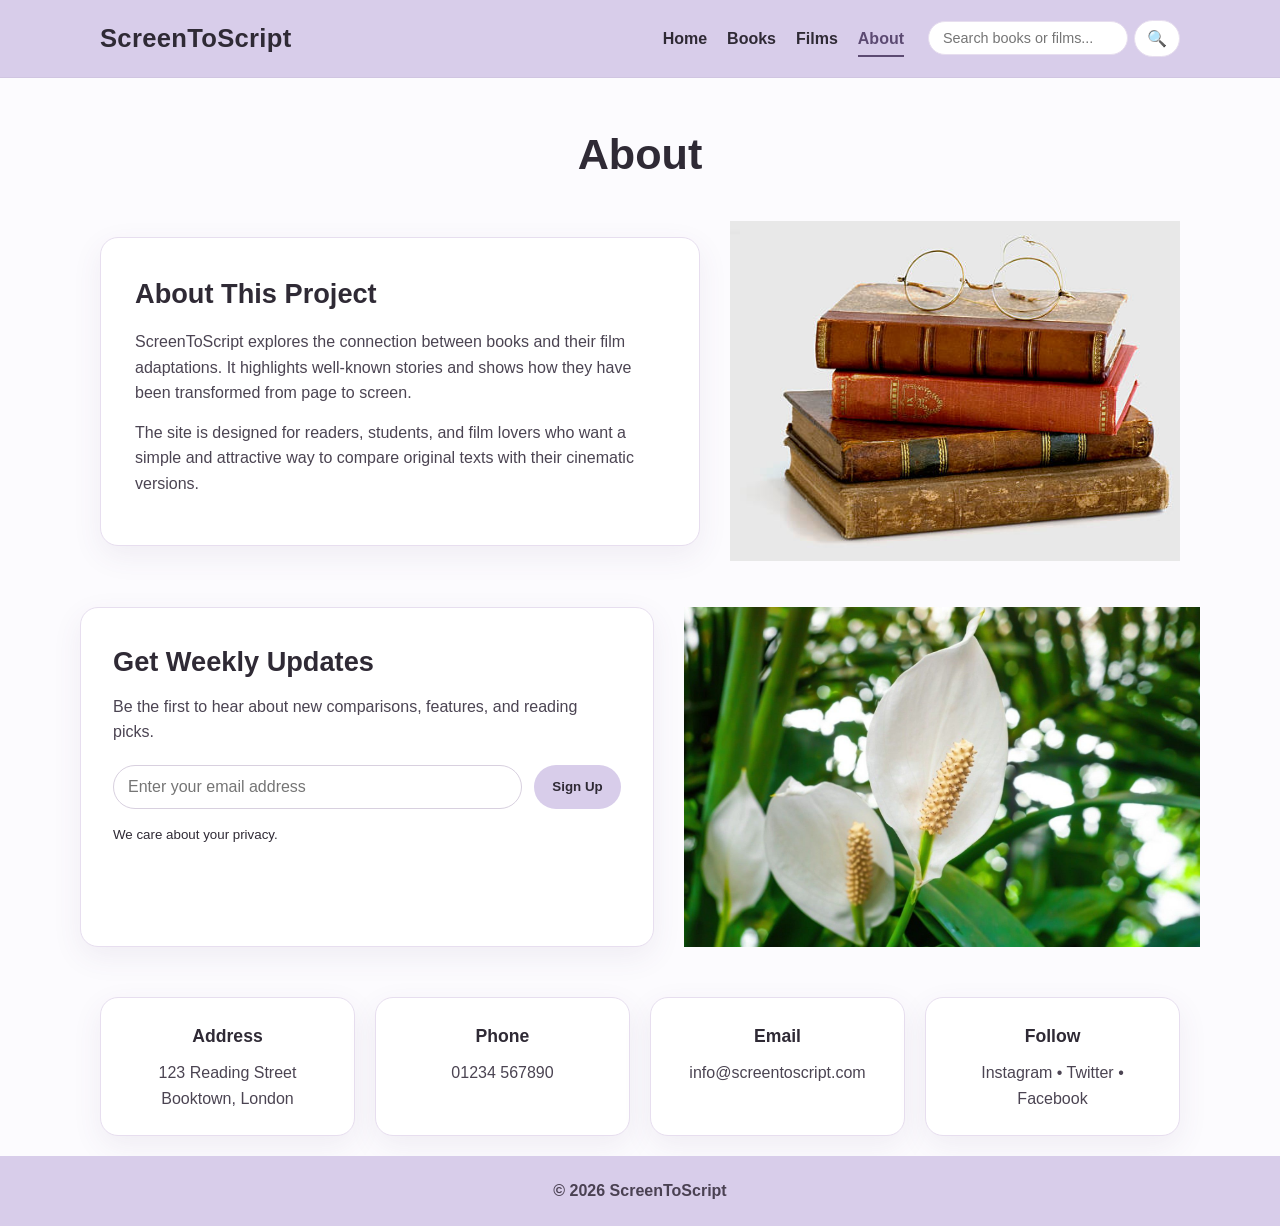
<file: about.html>
<!DOCTYPE html>
<html lang="en">
<head>
    <meta charset="UTF-8">
    <meta name="viewport" content="width=device-width, initial-scale=1.0">
    <title>ScreenToScript - About</title>
    <link rel="stylesheet" href="style.css?v=8">
</head>
<body>
<div class="site-wrapper">

    <header class="navbar">
        <div class="navbar-inner">
            <a href="index.html" class="brand">ScreenToScript</a>
            <div class="nav-right">
                <nav class="nav-links">
                    <a href="index.html">Home</a>
                    <a href="books.html">Books</a>
                    <a href="filmAdaptation.html">Films</a>
                    <a href="about.html" class="active">About</a>
                </nav>
                <div class="search-container">
                    <input type="text" id="searchInput" placeholder="Search books or films..." aria-label="Search">
                    <button id="searchButton" class="search-btn" aria-label="Search">🔍</button>
                    <div id="searchResults" class="search-results"></div>
                </div>
            </div>
        </div>
    </header>

    <main>
        <section class="about-hero">
            <h2>About</h2>

            <div class="about-content">
                <div class="about-text">
                    <h3>About This Project</h3>
                    <p>
                        ScreenToScript explores the connection between books and their
                        film adaptations. It highlights well-known stories and shows
                        how they have been transformed from page to screen.
                    </p>
                    <p>
                        The site is designed for readers, students, and film lovers
                        who want a simple and attractive way to compare original texts
                        with their cinematic versions.
                    </p>
                </div>

                <div class="about-image">
                    <img src="bookStack.jpg" alt="Stack of books" style="width:100%; height:340px; object-fit:cover;">
                </div>
            </div>
        </section>

        <section class="updates-section">
            <div class="updates-wrapper">
                <div class="updates-card">
                    <h3>Get Weekly Updates</h3>
                    <p>Be the first to hear about new comparisons, features, and reading picks.</p>

                    <form class="updates-form">
                        <input type="email" placeholder="Enter your email address" aria-label="Email address">
                        <button type="submit">Sign Up</button>
                    </form>

                    <small>We care about your privacy.</small>
                </div>

                <div class="updates-image">
                    <img src="flowers.jpg" alt="Decorative floral image" style="width:100%; height:340px; object-fit:cover;">
                </div>
            </div>
        </section>

        <section class="about-footer-info">
            <div class="info-box">
                <h4>Address</h4>
                <p>123 Reading Street<br>Booktown, London</p>
            </div>

            <div class="info-box">
                <h4>Phone</h4>
                <p>01234 567890</p>
            </div>

            <div class="info-box">
                <h4>Email</h4>
                <p>info@screentoscript.com</p>
            </div>

            <div class="info-box">
                <h4>Follow</h4>
                <p>Instagram • Twitter • Facebook</p>
            </div>
        </section>
    </main>

    <footer>
        <p>© 2026 ScreenToScript</p>
    </footer>

</div>
<script src="script.js?v=8"></script>
</body>
</html>
</file>
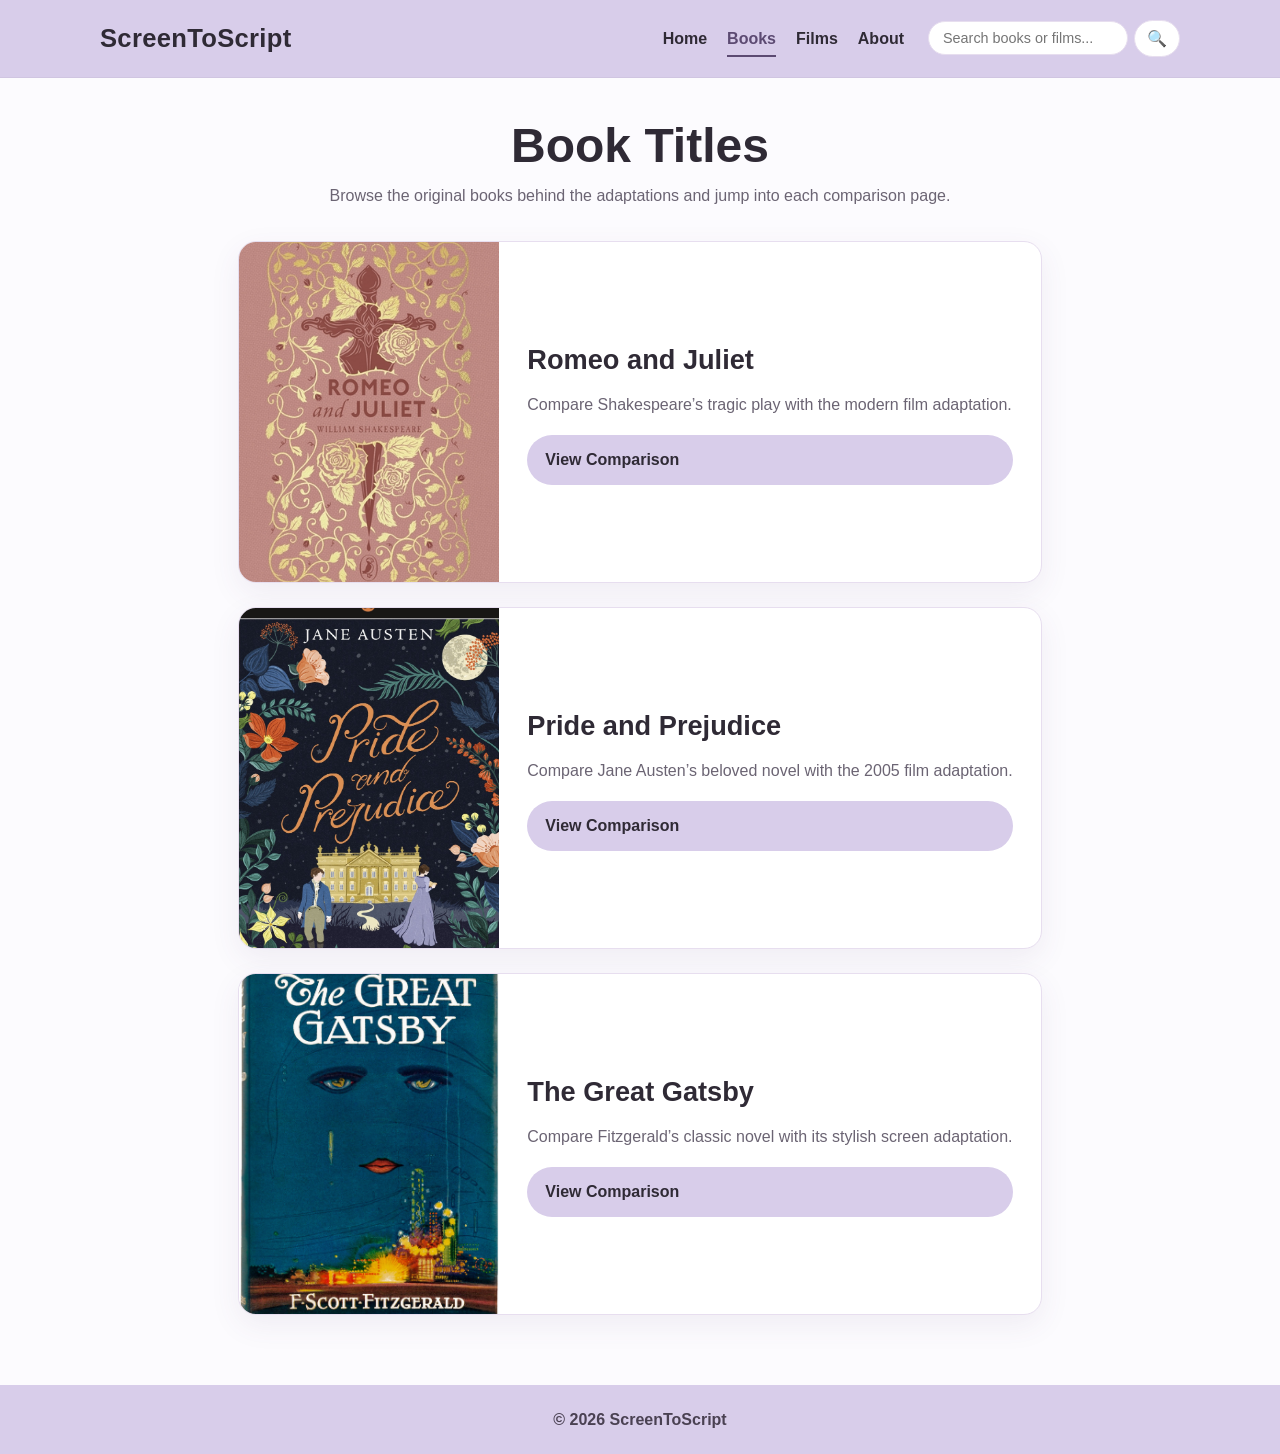
<file: books.html>
<!DOCTYPE html>
<html lang="en">
<head>
    <meta charset="UTF-8">
    <meta name="viewport" content="width=device-width, initial-scale=1.0">
    <title>ScreenToScript - Books</title>
    <link rel="stylesheet" href="style.css?v=8">
</head>
<body>
<div class="site-wrapper">

    <header class="navbar">
        <div class="navbar-inner">
            <a href="index.html" class="brand">ScreenToScript</a>
            <div class="nav-right">
                <nav class="nav-links">
                    <a href="index.html">Home</a>
                    <a href="books.html" class="active">Books</a>
                    <a href="filmAdaptation.html">Films</a>
                    <a href="about.html">About</a>
                </nav>
                <div class="search-container">
                    <input type="text" id="searchInput" placeholder="Search books or films..." aria-label="Search">
                    <button id="searchButton" class="search-btn" aria-label="Search">🔍</button>
                    <div id="searchResults" class="search-results"></div>
                </div>
            </div>
        </div>
    </header>

    <main class="container">
        <div class="page-header">
            <h2 class="page-title">Book Titles</h2>
            <p class="page-subtitle">
                Browse the original books behind the adaptations and jump into each comparison page.
            </p>
        </div>

        <section class="media-list">
            <article class="media-item">
                <img src="book1.jpg" alt="Romeo and Juliet book cover" style="width:100%; height:340px; object-fit:cover;">
                <div class="media-text">
                    <h3>Romeo and Juliet</h3>
                    <p>Compare Shakespeare’s tragic play with the modern film adaptation.</p>
                    <a href="romeoJuliet.html" class="button">View Comparison</a>
                </div>
            </article>

            <article class="media-item">
                <img src="book2.jpg" alt="Pride and Prejudice book cover" style="width:100%; height:340px; object-fit:cover;">
                <div class="media-text">
                    <h3>Pride and Prejudice</h3>
                    <p>Compare Jane Austen’s beloved novel with the 2005 film adaptation.</p>
                    <a href="pridePrejudice.html" class="button">View Comparison</a>
                </div>
            </article>

            <article class="media-item">
                <img src="book3.jpg" alt="The Great Gatsby book cover" style="width:100%; height:340px; object-fit:cover;">
                <div class="media-text">
                    <h3>The Great Gatsby</h3>
                    <p>Compare Fitzgerald’s classic novel with its stylish screen adaptation.</p>
                    <a href="greatGatsby.html" class="button">View Comparison</a>
                </div>
            </article>
        </section>
    </main>

    <footer>
        <p>© 2026 ScreenToScript</p>
    </footer>

</div>
<script src="script.js?v=8"></script>
</body>
</html>
</file>
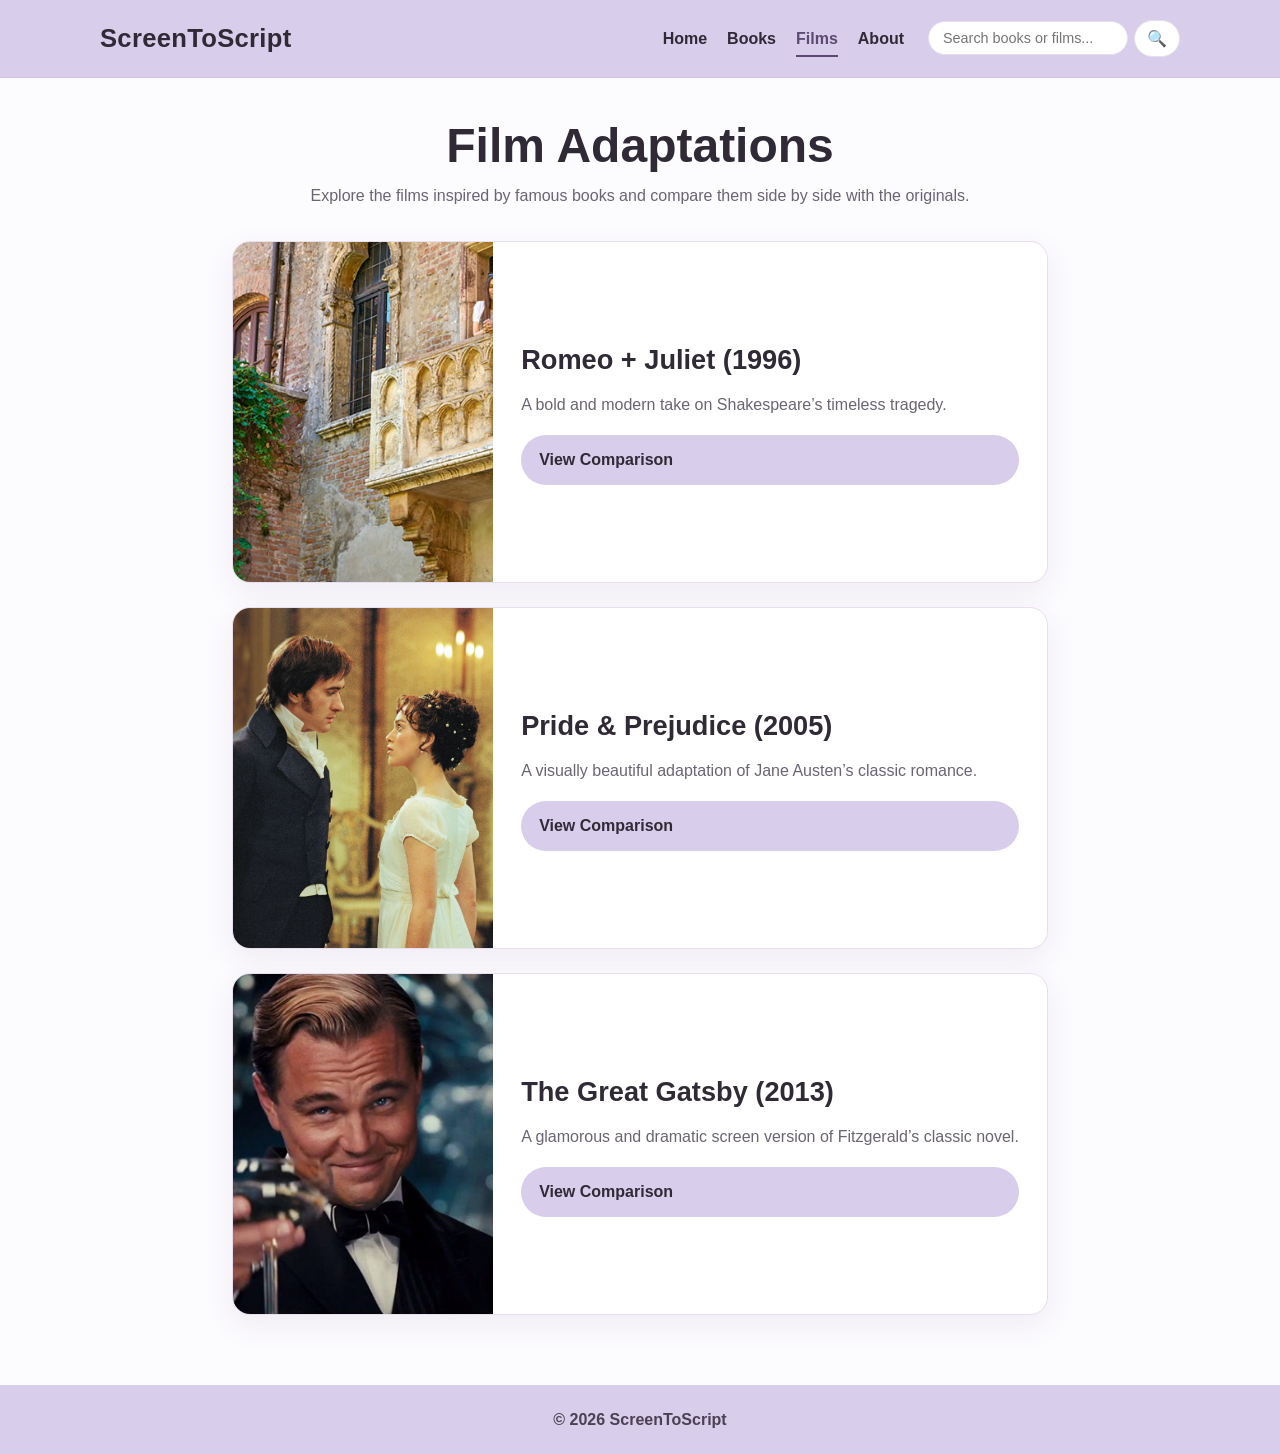
<file: filmAdaptation.html>
<!DOCTYPE html>
<html lang="en">
<head>
    <meta charset="UTF-8">
    <meta name="viewport" content="width=device-width, initial-scale=1.0">
    <title>ScreenToScript - Films</title>
    <link rel="stylesheet" href="style.css?v=8">
</head>
<body>
<div class="site-wrapper">

    <header class="navbar">
        <div class="navbar-inner">
            <a href="index.html" class="brand">ScreenToScript</a>
            <div class="nav-right">
                <nav class="nav-links">
                    <a href="index.html">Home</a>
                    <a href="books.html">Books</a>
                    <a href="filmAdaptation.html" class="active">Films</a>
                    <a href="about.html">About</a>
                </nav>
                <div class="search-container">
                    <input type="text" id="searchInput" placeholder="Search books or films..." aria-label="Search">
                    <button id="searchButton" class="search-btn" aria-label="Search">🔍</button>
                    <div id="searchResults" class="search-results"></div>
                </div>
            </div>
        </div>
    </header>

    <main class="container">
        <div class="page-header">
            <h2 class="page-title">Film Adaptations</h2>
            <p class="page-subtitle">
                Explore the films inspired by famous books and compare them side by side with the originals.
            </p>
        </div>

        <section class="media-list">
            <article class="media-item">
                <img src="film1.jpg" alt="Romeo + Juliet film still" style="width:100%; height:340px; object-fit:cover;">
                <div class="media-text">
                    <h3>Romeo + Juliet (1996)</h3>
                    <p>A bold and modern take on Shakespeare’s timeless tragedy.</p>
                    <a href="romeoJuliet.html" class="button">View Comparison</a>
                </div>
            </article>

            <article class="media-item">
                <img src="film2.jpg" alt="Pride and Prejudice film still" style="width:100%; height:340px; object-fit:cover;">
                <div class="media-text">
                    <h3>Pride &amp; Prejudice (2005)</h3>
                    <p>A visually beautiful adaptation of Jane Austen’s classic romance.</p>
                    <a href="pridePrejudice.html" class="button">View Comparison</a>
                </div>
            </article>

            <article class="media-item">
                <img src="film3.jpg" alt="The Great Gatsby film still" style="width:100%; height:340px; object-fit:cover;">
                <div class="media-text">
                    <h3>The Great Gatsby (2013)</h3>
                    <p>A glamorous and dramatic screen version of Fitzgerald’s classic novel.</p>
                    <a href="greatGatsby.html" class="button">View Comparison</a>
                </div>
            </article>
        </section>
    </main>

    <footer>
        <p>© 2026 ScreenToScript</p>
    </footer>

</div>
<script src="script.js?v=8"></script>
</body>
</html>
</file>
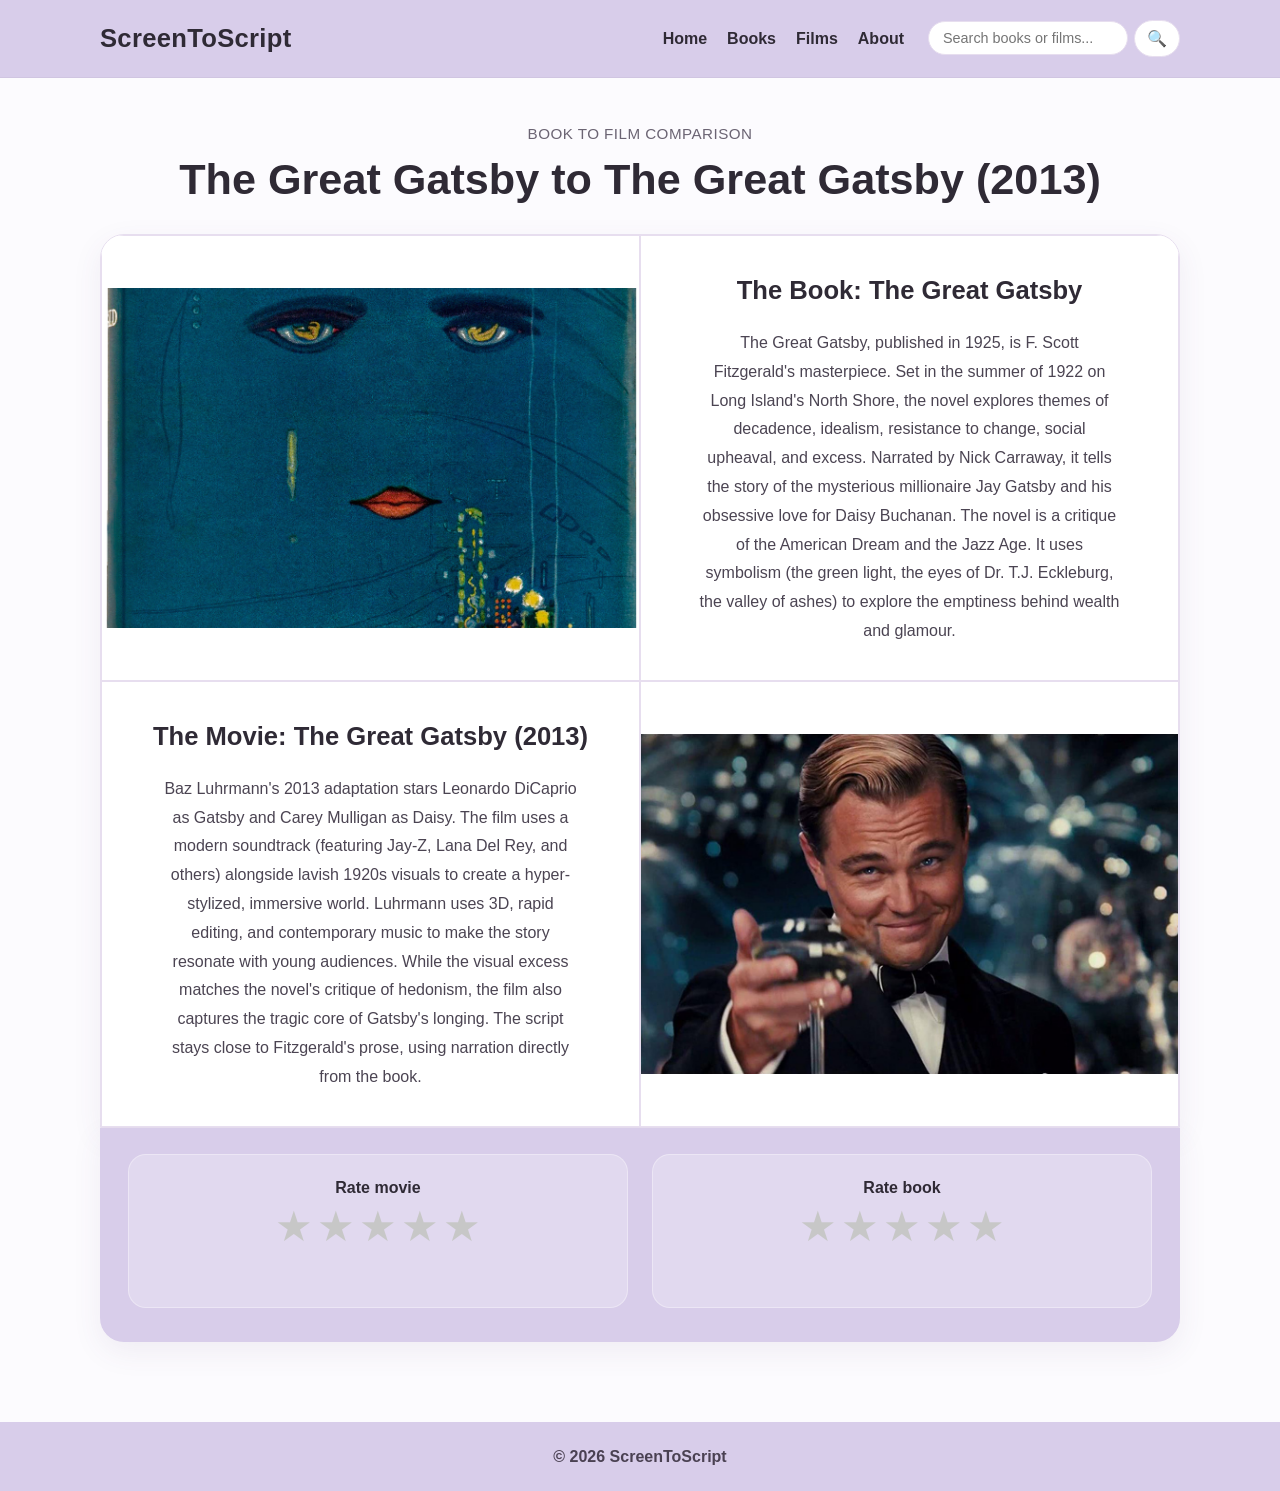
<file: greatGatsby.html>
<!DOCTYPE html>
<html lang="en">
<head>
    <meta charset="UTF-8">
    <meta name="viewport" content="width=device-width, initial-scale=1.0">
    <title>ScreenToScript - The Great Gatsby</title>
    <link rel="stylesheet" href="style.css?v=8">
</head>
<body>
<div class="site-wrapper">

    <header class="navbar">
        <div class="navbar-inner">
            <a href="index.html" class="brand">ScreenToScript</a>
            <div class="nav-right">
                <nav class="nav-links">
                    <a href="index.html">Home</a>
                    <a href="books.html">Books</a>
                    <a href="filmAdaptation.html">Films</a>
                    <a href="about.html">About</a>
                </nav>
                <div class="search-container">
                    <input type="text" id="searchInput" placeholder="Search books or films..." aria-label="Search">
                    <button id="searchButton" class="search-btn" aria-label="Search">🔍</button>
                    <div id="searchResults" class="search-results"></div>
                </div>
            </div>
        </div>
    </header>

    <main class="comparison-page">
        <section class="comparison-title">
            <p class="small-heading">Book to Film Comparison</p>
            <h2>The Great Gatsby to The Great Gatsby (2013)</h2>
        </section>

        <section class="comparison-grid">
            <div class="comparison-box image-box">
                <img src="book3.jpg" alt="The Great Gatsby book image" style="width:100%; height:340px; object-fit:cover;">
            </div>
            <div class="comparison-box text-box">
                <h3>The Book: The Great Gatsby</h3>
                <p>The Great Gatsby, published in 1925, is F. Scott Fitzgerald's masterpiece. Set in the summer of 1922 on Long Island's North Shore, the novel explores themes of decadence, idealism, resistance to change, social upheaval, and excess. Narrated by Nick Carraway, it tells the story of the mysterious millionaire Jay Gatsby and his obsessive love for Daisy Buchanan. The novel is a critique of the American Dream and the Jazz Age. It uses symbolism (the green light, the eyes of Dr. T.J. Eckleburg, the valley of ashes) to explore the emptiness behind wealth and glamour.</p>
            </div>
            <div class="comparison-box text-box">
                <h3>The Movie: The Great Gatsby (2013)</h3>
                <p>Baz Luhrmann's 2013 adaptation stars Leonardo DiCaprio as Gatsby and Carey Mulligan as Daisy. The film uses a modern soundtrack (featuring Jay-Z, Lana Del Rey, and others) alongside lavish 1920s visuals to create a hyper-stylized, immersive world. Luhrmann uses 3D, rapid editing, and contemporary music to make the story resonate with young audiences. While the visual excess matches the novel's critique of hedonism, the film also captures the tragic core of Gatsby's longing. The script stays close to Fitzgerald's prose, using narration directly from the book.</p>
            </div>
            <div class="comparison-box image-box">
                <img src="film3.jpg" alt="The Great Gatsby film image" style="width:100%; height:340px; object-fit:cover;">
            </div>
        </section>

        <section class="rating-section">
            <div class="rating-box">
                <h4>Rate movie</h4>
                <div class="stars rating-group" data-rating-key="gatsby-movie-rating">
                    <input type="radio" id="gatsby-movie-5" name="gatsby-movie-rating" value="5">
                    <label for="gatsby-movie-5" title="5 stars" aria-label="5 stars">★</label>
                    <input type="radio" id="gatsby-movie-4" name="gatsby-movie-rating" value="4">
                    <label for="gatsby-movie-4" title="4 stars" aria-label="4 stars">★</label>
                    <input type="radio" id="gatsby-movie-3" name="gatsby-movie-rating" value="3">
                    <label for="gatsby-movie-3" title="3 stars" aria-label="3 stars">★</label>
                    <input type="radio" id="gatsby-movie-2" name="gatsby-movie-rating" value="2">
                    <label for="gatsby-movie-2" title="2 stars" aria-label="2 stars">★</label>
                    <input type="radio" id="gatsby-movie-1" name="gatsby-movie-rating" value="1">
                    <label for="gatsby-movie-1" title="1 star" aria-label="1 star">★</label>
                </div>
                <div class="rating-value"></div>
            </div>
            <div class="rating-box">
                <h4>Rate book</h4>
                <div class="stars rating-group" data-rating-key="gatsby-book-rating">
                    <input type="radio" id="gatsby-book-5" name="gatsby-book-rating" value="5">
                    <label for="gatsby-book-5" title="5 stars" aria-label="5 stars">★</label>
                    <input type="radio" id="gatsby-book-4" name="gatsby-book-rating" value="4">
                    <label for="gatsby-book-4" title="4 stars" aria-label="4 stars">★</label>
                    <input type="radio" id="gatsby-book-3" name="gatsby-book-rating" value="3">
                    <label for="gatsby-book-3" title="3 stars" aria-label="3 stars">★</label>
                    <input type="radio" id="gatsby-book-2" name="gatsby-book-rating" value="2">
                    <label for="gatsby-book-2" title="2 stars" aria-label="2 stars">★</label>
                    <input type="radio" id="gatsby-book-1" name="gatsby-book-rating" value="1">
                    <label for="gatsby-book-1" title="1 star" aria-label="1 star">★</label>
                </div>
                <div class="rating-value"></div>
            </div>
        </section>
    </main>

    <footer>
        <p>© 2026 ScreenToScript</p>
    </footer>

</div>
<script src="script.js?v=8"></script>
</body>
</html>
</file>
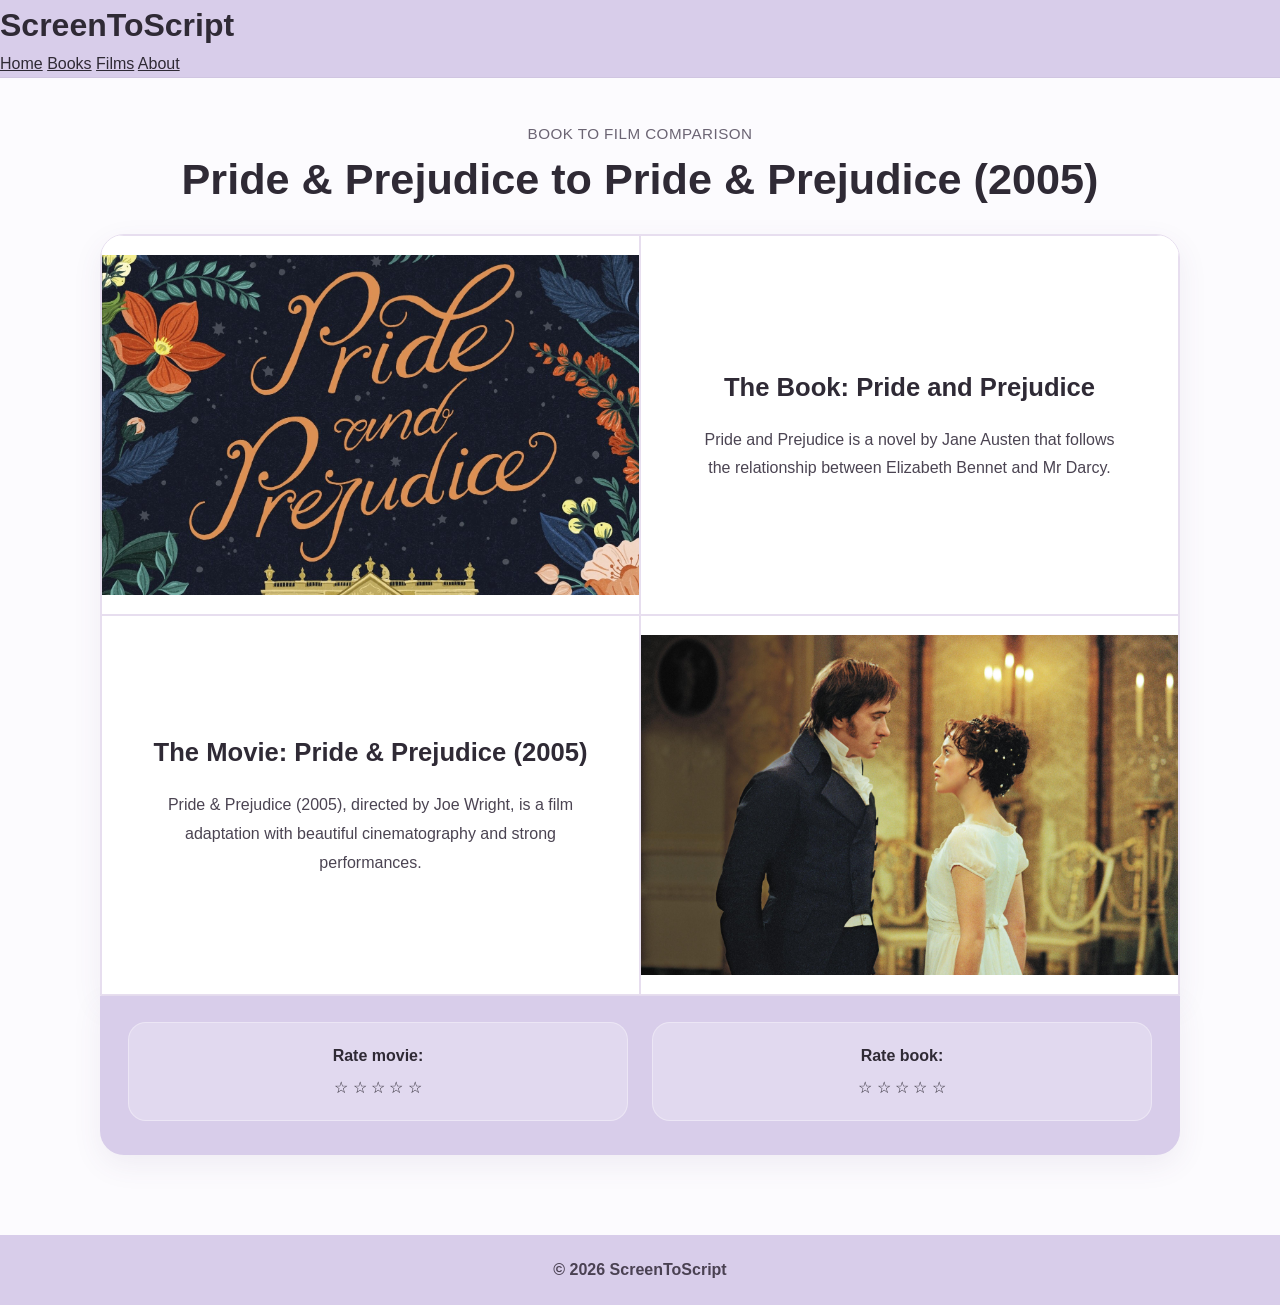
<file: pride-prejudice.html>
<!DOCTYPE html>
<html lang="en">
<head>
    <meta charset="UTF-8">
    <meta name="viewport" content="width=device-width, initial-scale=1.0">
    <title>ScreenToScript - Pride & Prejudice</title>
    <link rel="stylesheet" href="style.css">
</head>
<body>

<header class="navbar">
    <h1>ScreenToScript</h1>
    <nav>
        <a href="index.html">Home</a>
        <a href="books.html">Books</a>
        <a href="filmAdaptation.html">Films</a>
        <a href="about.html">About</a>
    </nav>
</header>

<main class="comparison-page">
    <section class="comparison-title">
        <p class="small-heading">Book to Film Comparison</p>
        <h2>Pride &amp; Prejudice to Pride &amp; Prejudice (2005)</h2>
    </section>

    <section class="comparison-grid">
        <div class="comparison-box image-box">
            <img src="book2.jpg" alt="Pride and Prejudice book image">
        </div>

        <div class="comparison-box text-box">
            <h3>The Book: Pride and Prejudice</h3>
            <p>
                Pride and Prejudice is a novel by Jane Austen that follows the
                relationship between Elizabeth Bennet and Mr Darcy.
            </p>
        </div>

        <div class="comparison-box text-box">
            <h3>The Movie: Pride &amp; Prejudice (2005)</h3>
            <p>
                Pride &amp; Prejudice (2005), directed by Joe Wright, is a film
                adaptation with beautiful cinematography and strong performances.
            </p>
        </div>

        <div class="comparison-box image-box">
            <img src="film2.jpg" alt="Pride and Prejudice film image">
        </div>
    </section>

    <section class="rating-section">
        <div class="rating-box">
            <h4>Rate movie:</h4>
            <div class="stars">☆ ☆ ☆ ☆ ☆</div>
        </div>

        <div class="rating-box">
            <h4>Rate book:</h4>
            <div class="stars">☆ ☆ ☆ ☆ ☆</div>
        </div>
    </section>
</main>

<footer>
    <p>© 2026 ScreenToScript</p>
</footer>

</body>
</html>
</file>
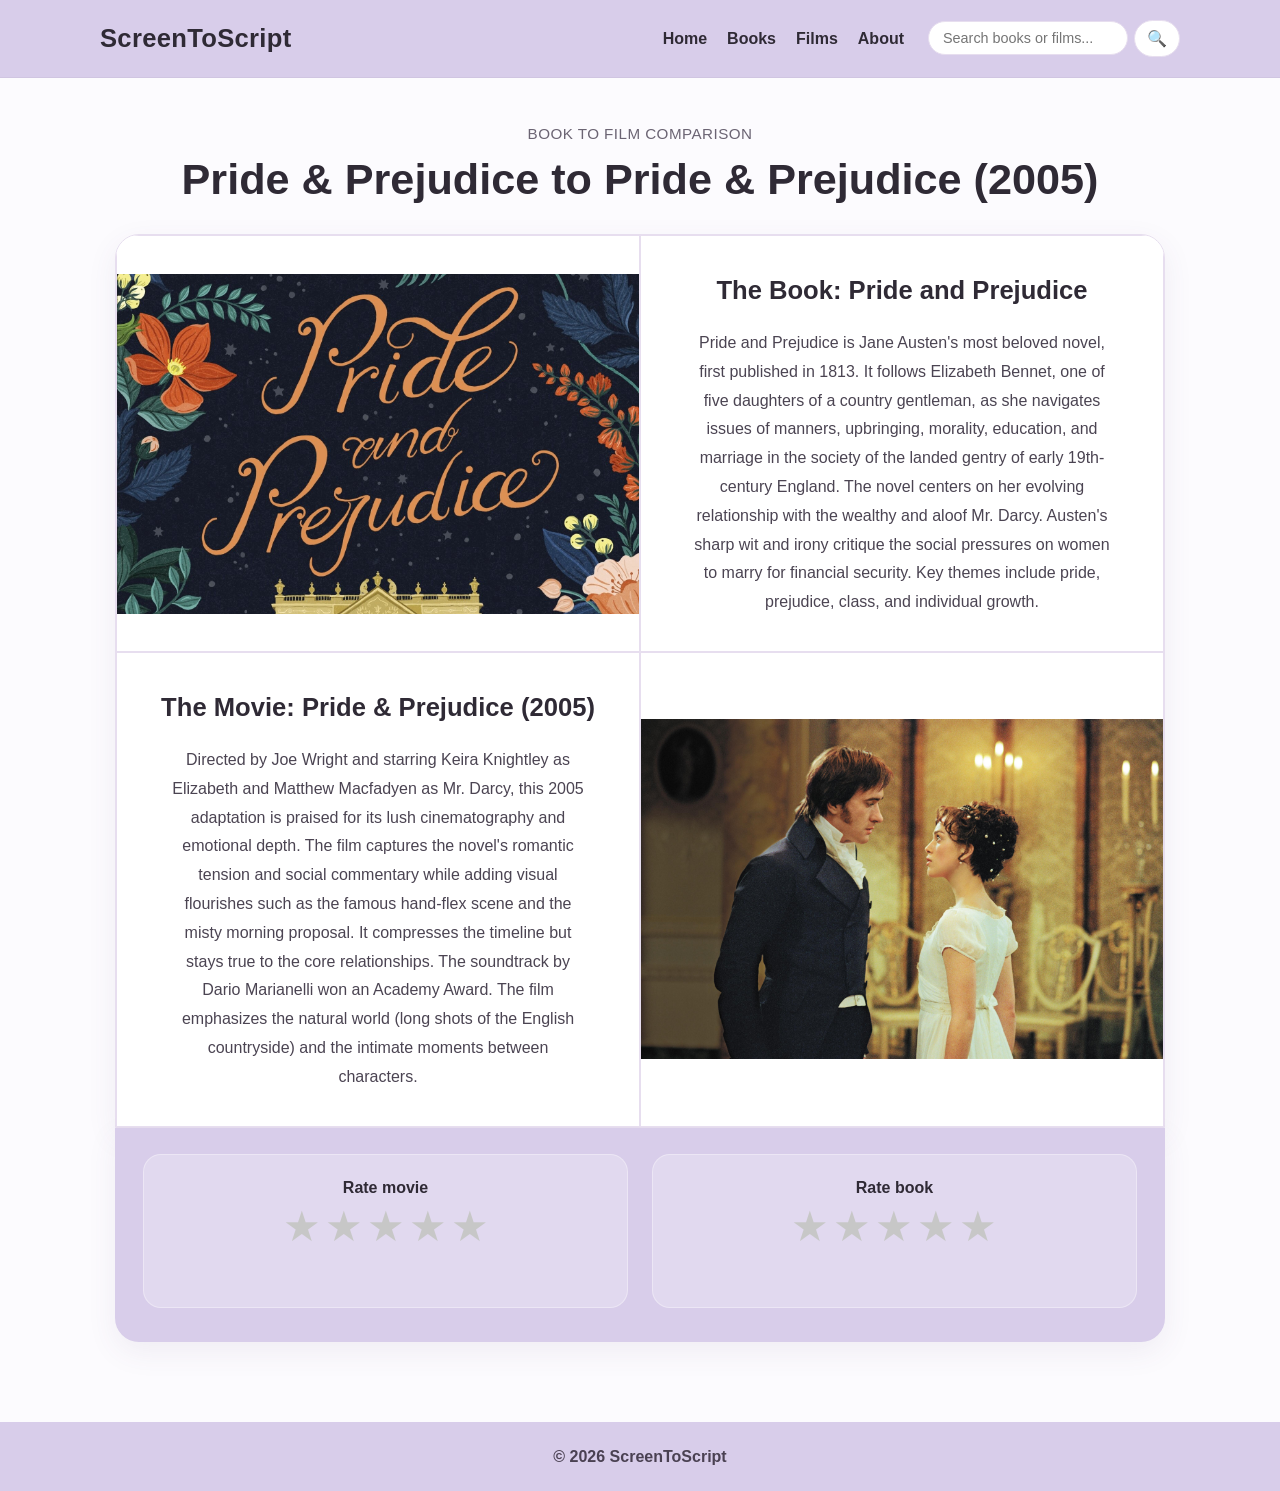
<file: pridePrejudice.html>
<!DOCTYPE html>
<html lang="en">
<head>
    <meta charset="UTF-8">
    <meta name="viewport" content="width=device-width, initial-scale=1.0">
    <title>ScreenToScript - Pride & Prejudice</title>
    <link rel="stylesheet" href="style.css?v=8">
</head>
<body>
<div class="site-wrapper">

    <header class="navbar">
        <div class="navbar-inner">
            <a href="index.html" class="brand">ScreenToScript</a>
            <div class="nav-right">
                <nav class="nav-links">
                    <a href="index.html">Home</a>
                    <a href="books.html">Books</a>
                    <a href="filmAdaptation.html">Films</a>
                    <a href="about.html">About</a>
                </nav>
                <div class="search-container">
                    <input type="text" id="searchInput" placeholder="Search books or films..." aria-label="Search">
                    <button id="searchButton" class="search-btn" aria-label="Search">🔍</button>
                    <div id="searchResults" class="search-results"></div>
                </div>
            </div>
        </div>
    </header>

    <main class="comparison-page">
        <section class="comparison-title">
            <p class="small-heading">Book to Film Comparison</p>
            <h2>Pride &amp; Prejudice to Pride &amp; Prejudice (2005)</h2>
        </section>

        <section class="comparison-grid">
            <div class="comparison-box image-box">
                <img src="book2.jpg" alt="Pride and Prejudice book image" style="width:100%; height:340px; object-fit:cover;">
            </div>
            <div class="comparison-box text-box">
                <h3>The Book: Pride and Prejudice</h3>
                <p>Pride and Prejudice is Jane Austen's most beloved novel, first published in 1813. It follows Elizabeth Bennet, one of five daughters of a country gentleman, as she navigates issues of manners, upbringing, morality, education, and marriage in the society of the landed gentry of early 19th-century England. The novel centers on her evolving relationship with the wealthy and aloof Mr. Darcy. Austen's sharp wit and irony critique the social pressures on women to marry for financial security. Key themes include pride, prejudice, class, and individual growth.</p>
            </div>
            <div class="comparison-box text-box">
                <h3>The Movie: Pride &amp; Prejudice (2005)</h3>
               <p>Directed by Joe Wright and starring Keira Knightley as Elizabeth and Matthew Macfadyen as Mr. Darcy, this 2005 adaptation is praised for its lush cinematography and emotional depth. The film captures the novel's romantic tension and social commentary while adding visual flourishes such as the famous hand-flex scene and the misty morning proposal. It compresses the timeline but stays true to the core relationships. The soundtrack by Dario Marianelli won an Academy Award. The film emphasizes the natural world (long shots of the English countryside) and the intimate moments between characters.</p>
            </div>
            <div class="comparison-box image-box">
                <img src="film2.jpg" alt="Pride and Prejudice film image" style="width:100%; height:340px; object-fit:cover;">
            </div>
        </section>

        <section class="rating-section">
            <div class="rating-box">
                <h4>Rate movie</h4>
                <div class="stars rating-group" data-rating-key="pride-movie-rating">
                    <input type="radio" id="pride-movie-5" name="pride-movie-rating" value="5">
                    <label for="pride-movie-5" title="5 stars" aria-label="5 stars">★</label>
                    <input type="radio" id="pride-movie-4" name="pride-movie-rating" value="4">
                    <label for="pride-movie-4" title="4 stars" aria-label="4 stars">★</label>
                    <input type="radio" id="pride-movie-3" name="pride-movie-rating" value="3">
                    <label for="pride-movie-3" title="3 stars" aria-label="3 stars">★</label>
                    <input type="radio" id="pride-movie-2" name="pride-movie-rating" value="2">
                    <label for="pride-movie-2" title="2 stars" aria-label="2 stars">★</label>
                    <input type="radio" id="pride-movie-1" name="pride-movie-rating" value="1">
                    <label for="pride-movie-1" title="1 star" aria-label="1 star">★</label>
                </div>
                <div class="rating-value"></div>
            </div>
            <div class="rating-box">
                <h4>Rate book</h4>
                <div class="stars rating-group" data-rating-key="pride-book-rating">
                    <input type="radio" id="pride-book-5" name="pride-book-rating" value="5">
                    <label for="pride-book-5" title="5 stars" aria-label="5 stars">★</label>
                    <input type="radio" id="pride-book-4" name="pride-book-rating" value="4">
                    <label for="pride-book-4" title="4 stars" aria-label="4 stars">★</label>
                    <input type="radio" id="pride-book-3" name="pride-book-rating" value="3">
                    <label for="pride-book-3" title="3 stars" aria-label="3 stars">★</label>
                    <input type="radio" id="pride-book-2" name="pride-book-rating" value="2">
                    <label for="pride-book-2" title="2 stars" aria-label="2 stars">★</label>
                    <input type="radio" id="pride-book-1" name="pride-book-rating" value="1">
                    <label for="pride-book-1" title="1 star" aria-label="1 star">★</label>
                </div>
                <div class="rating-value"></div>
            </div>
        </section>
    </main>

    <footer>
        <p>© 2026 ScreenToScript</p>
    </footer>

</div>
<script src="script.js?v=8"></script>
</body>
</html>
</file>
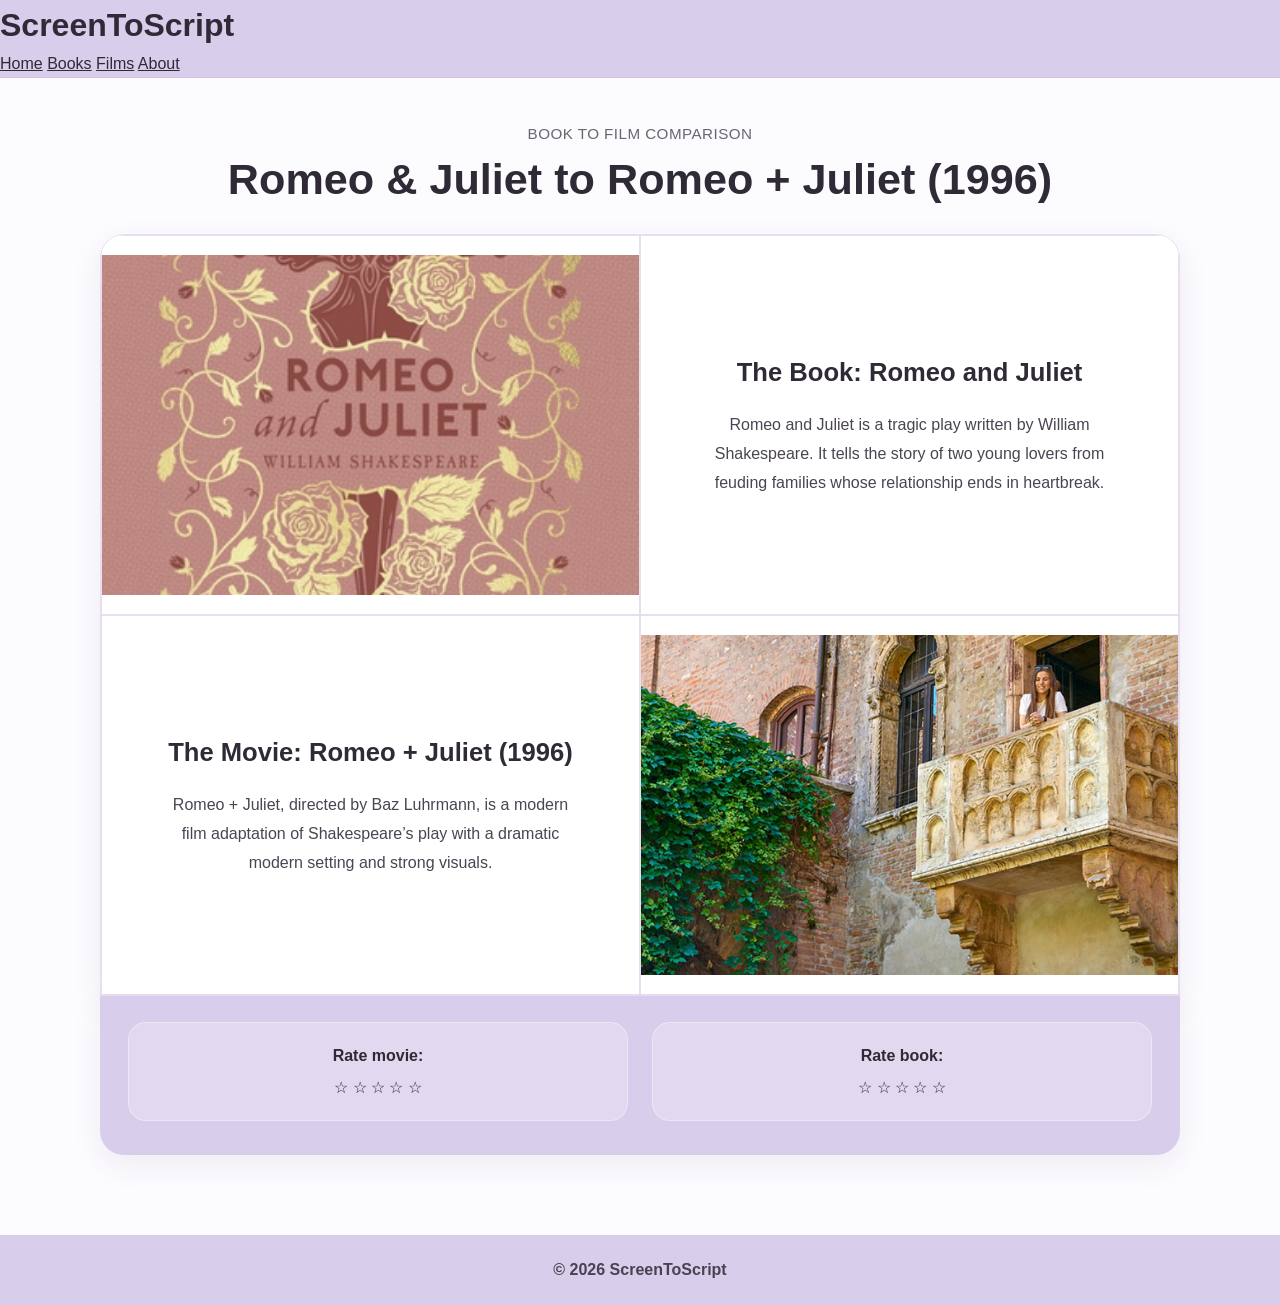
<file: romeo-juliet.html>
<!DOCTYPE html>
<html lang="en">
<head>
    <meta charset="UTF-8">
    <meta name="viewport" content="width=device-width, initial-scale=1.0">
    <title>ScreenToScript - Romeo & Juliet</title>
    <link rel="stylesheet" href="style.css">
</head>
<body>

<header class="navbar">
    <h1>ScreenToScript</h1>
    <nav>
        <a href="index.html">Home</a>
        <a href="books.html">Books</a>
        <a href="filmAdaptation.html">Films</a>
        <a href="about.html">About</a>
    </nav>
</header>

<main class="comparison-page">
    <section class="comparison-title">
        <p class="small-heading">Book to Film Comparison</p>
        <h2>Romeo &amp; Juliet to Romeo + Juliet (1996)</h2>
    </section>

    <section class="comparison-grid">
        <div class="comparison-box image-box">
            <img src="book1.jpg" alt="Romeo and Juliet book image">
        </div>

        <div class="comparison-box text-box">
            <h3>The Book: Romeo and Juliet</h3>
            <p>
                Romeo and Juliet is a tragic play written by William Shakespeare.
                It tells the story of two young lovers from feuding families whose
                relationship ends in heartbreak.
            </p>
        </div>

        <div class="comparison-box text-box">
            <h3>The Movie: Romeo + Juliet (1996)</h3>
            <p>
                Romeo + Juliet, directed by Baz Luhrmann, is a modern film adaptation
                of Shakespeare’s play with a dramatic modern setting and strong visuals.
            </p>
        </div>

        <div class="comparison-box image-box">
            <img src="film1.jpg" alt="Romeo and Juliet film image">
        </div>
    </section>

    <section class="rating-section">
        <div class="rating-box">
            <h4>Rate movie:</h4>
            <div class="stars">☆ ☆ ☆ ☆ ☆</div>
        </div>

        <div class="rating-box">
            <h4>Rate book:</h4>
            <div class="stars">☆ ☆ ☆ ☆ ☆</div>
        </div>
    </section>
</main>

<footer>
    <p>© 2026 ScreenToScript</p>
</footer>

</body>
</html>
</file>
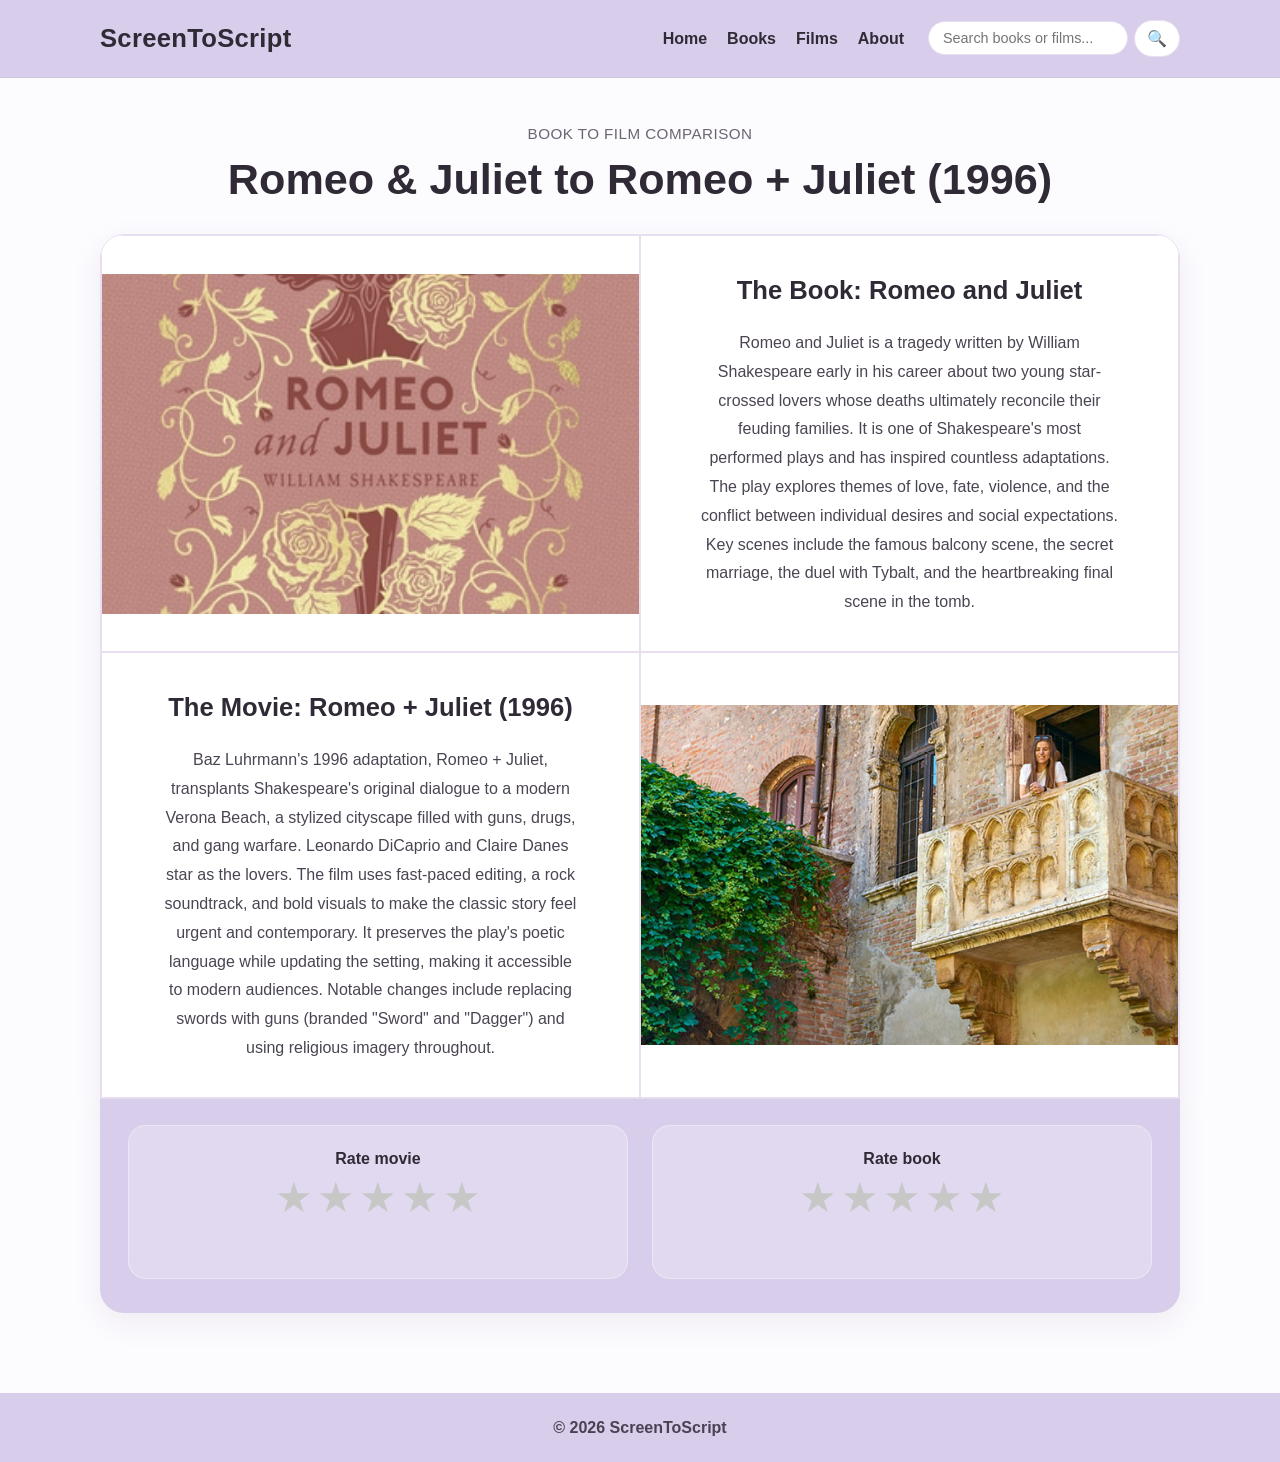
<file: romeoJuliet.html>
<!DOCTYPE html>
<html lang="en">
<head>
    <meta charset="UTF-8">
    <meta name="viewport" content="width=device-width, initial-scale=1.0">
    <title>ScreenToScript - Romeo & Juliet</title>
    <link rel="stylesheet" href="style.css?v=8">
</head>
<body>
<div class="site-wrapper">

    <header class="navbar">
        <div class="navbar-inner">
            <a href="index.html" class="brand">ScreenToScript</a>
            <div class="nav-right">
                <nav class="nav-links">
                    <a href="index.html">Home</a>
                    <a href="books.html">Books</a>
                    <a href="filmAdaptation.html">Films</a>
                    <a href="about.html">About</a>
                </nav>
                <div class="search-container">
                    <input type="text" id="searchInput" placeholder="Search books or films..." aria-label="Search">
                    <button id="searchButton" class="search-btn" aria-label="Search">🔍</button>
                    <div id="searchResults" class="search-results"></div>
                </div>
            </div>
        </div>
    </header>

    <main class="comparison-page">
        <section class="comparison-title">
            <p class="small-heading">Book to Film Comparison</p>
            <h2>Romeo &amp; Juliet to Romeo + Juliet (1996)</h2>
        </section>

        <section class="comparison-grid">
            <div class="comparison-box image-box">
                <img src="book1.jpg" alt="Romeo and Juliet book image" style="width:100%; height:340px; object-fit:cover;">
            </div>
            <div class="comparison-box text-box">
                <h3>The Book: Romeo and Juliet</h3>
                 <p>Romeo and Juliet is a tragedy written by William Shakespeare early in his career about two young star-crossed lovers whose deaths ultimately reconcile their feuding families. It is one of Shakespeare's most performed plays and has inspired countless adaptations. The play explores themes of love, fate, violence, and the conflict between individual desires and social expectations. Key scenes include the famous balcony scene, the secret marriage, the duel with Tybalt, and the heartbreaking final scene in the tomb.</p>
            </div>
            <div class="comparison-box text-box">
                <h3>The Movie: Romeo + Juliet (1996)</h3>
                <p>Baz Luhrmann's 1996 adaptation, Romeo + Juliet, transplants Shakespeare's original dialogue to a modern Verona Beach, a stylized cityscape filled with guns, drugs, and gang warfare. Leonardo DiCaprio and Claire Danes star as the lovers. The film uses fast-paced editing, a rock soundtrack, and bold visuals to make the classic story feel urgent and contemporary. It preserves the play's poetic language while updating the setting, making it accessible to modern audiences. Notable changes include replacing swords with guns (branded "Sword" and "Dagger") and using religious imagery throughout.</p>
            </div>
            <div class="comparison-box image-box">
                <img src="film1.jpg" alt="Romeo + Juliet film image" style="width:100%; height:340px; object-fit:cover;">
            </div>
        </section>

        <section class="rating-section">
            <div class="rating-box">
                <h4>Rate movie</h4>
                <div class="stars rating-group" data-rating-key="romeo-movie-rating">
                    <input type="radio" id="romeo-movie-5" name="romeo-movie-rating" value="5">
                    <label for="romeo-movie-5" title="5 stars" aria-label="5 stars">★</label>
                    <input type="radio" id="romeo-movie-4" name="romeo-movie-rating" value="4">
                    <label for="romeo-movie-4" title="4 stars" aria-label="4 stars">★</label>
                    <input type="radio" id="romeo-movie-3" name="romeo-movie-rating" value="3">
                    <label for="romeo-movie-3" title="3 stars" aria-label="3 stars">★</label>
                    <input type="radio" id="romeo-movie-2" name="romeo-movie-rating" value="2">
                    <label for="romeo-movie-2" title="2 stars" aria-label="2 stars">★</label>
                    <input type="radio" id="romeo-movie-1" name="romeo-movie-rating" value="1">
                    <label for="romeo-movie-1" title="1 star" aria-label="1 star">★</label>
                </div>
                <div class="rating-value"></div>
            </div>
            <div class="rating-box">
                <h4>Rate book</h4>
                <div class="stars rating-group" data-rating-key="romeo-book-rating">
                    <input type="radio" id="romeo-book-5" name="romeo-book-rating" value="5">
                    <label for="romeo-book-5" title="5 stars" aria-label="5 stars">★</label>
                    <input type="radio" id="romeo-book-4" name="romeo-book-rating" value="4">
                    <label for="romeo-book-4" title="4 stars" aria-label="4 stars">★</label>
                    <input type="radio" id="romeo-book-3" name="romeo-book-rating" value="3">
                    <label for="romeo-book-3" title="3 stars" aria-label="3 stars">★</label>
                    <input type="radio" id="romeo-book-2" name="romeo-book-rating" value="2">
                    <label for="romeo-book-2" title="2 stars" aria-label="2 stars">★</label>
                    <input type="radio" id="romeo-book-1" name="romeo-book-rating" value="1">
                    <label for="romeo-book-1" title="1 star" aria-label="1 star">★</label>
                </div>
                <div class="rating-value"></div>
            </div>
        </section>
    </main>

    <footer>
        <p>© 2026 ScreenToScript</p>
    </footer>

</div>
<script src="script.js?v=8"></script>
</body>
</html>
</file>
<file: style.css>
:root {
    --lavender: #d8cdea;
    --lavender-dark: #c6b3e0;
    --lavender-soft: #f5f0fa;
    --text: #2f2a35;
    --muted: #6b6473;
    --border: #e7deef;
    --white: #ffffff;
    --shadow: 0 10px 30px rgba(86, 68, 116, 0.08);
    --radius: 18px;
    --star-empty: #c7c7c7;
    --star-filled: #f4c542;
    --max-width: 1120px;
}

* {
    margin: 0;
    padding: 0;
    box-sizing: border-box;
}

html {
    scroll-behavior: smooth;
}

body {
    font-family: Arial, sans-serif;
    background: #fcfbfe;
    color: var(--text);
    line-height: 1.6;
}

img {
    display: block;
    max-width: 100%;
}

a {
    color: inherit;
}

.site-wrapper {
    min-height: 100vh;
    display: flex;
    flex-direction: column;
}

/* ===== NAVBAR ===== */
.navbar {
    background: var(--lavender);
    border-bottom: 1px solid rgba(0, 0, 0, 0.04);
    position: sticky;
    top: 0;
    z-index: 50;
}

.navbar-inner {
    max-width: var(--max-width);
    margin: 0 auto;
    padding: 18px 20px;
    display: flex;
    align-items: center;
    justify-content: space-between;
    flex-wrap: wrap;
    gap: 16px;
}

.brand {
    font-size: 1.6rem;
    font-weight: 700;
    text-decoration: none;
    letter-spacing: 0.3px;
    white-space: nowrap;
}

.nav-right {
    display: flex;
    align-items: center;
    gap: 24px;
    flex-wrap: wrap;
}

.nav-links {
    display: flex;
    align-items: center;
    gap: 20px;
}

.nav-links a {
    text-decoration: none;
    font-weight: 700;
    color: var(--text);
    position: relative;
    transition: 0.25s ease;
}

.nav-links a:hover,
.nav-links a.active {
    color: #5c4a72;
}

.nav-links a::after {
    content: "";
    position: absolute;
    left: 0;
    bottom: -6px;
    width: 0;
    height: 2px;
    background: #5c4a72;
    transition: width 0.25s ease;
}

.nav-links a:hover::after,
.nav-links a.active::after {
    width: 100%;
}

/* ===== SEARCH BAR ===== */
.search-container {
    position: relative;
    display: flex;
    align-items: center;
    gap: 6px;
}

#searchInput {
    padding: 8px 14px;
    border: 1px solid var(--border);
    border-radius: 999px;
    font-size: 0.9rem;
    outline: none;
    background: var(--white);
    width: 200px;
    transition: 0.2s;
}

#searchInput:focus {
    border-color: var(--lavender-dark);
    box-shadow: 0 0 0 3px rgba(198, 179, 224, 0.3);
    width: 240px;
}

.search-btn {
    background: var(--white);
    border: 1px solid var(--border);
    border-radius: 999px;
    padding: 8px 12px;
    cursor: pointer;
    font-size: 1rem;
    transition: 0.2s;
}

.search-btn:hover {
    background: var(--lavender-dark);
    border-color: var(--lavender-dark);
}

.search-results {
    position: absolute;
    top: 48px;
    right: 0;
    background: var(--white);
    border: 1px solid var(--border);
    border-radius: var(--radius);
    box-shadow: var(--shadow);
    width: 280px;
    max-height: 350px;
    overflow-y: auto;
    z-index: 100;
    display: none;
    flex-direction: column;
}

.search-results.show {
    display: flex;
}

.search-result-item {
    padding: 12px 16px;
    border-bottom: 1px solid var(--border);
    cursor: pointer;
    transition: background 0.15s;
}

.search-result-item:last-child {
    border-bottom: none;
}

.search-result-item:hover {
    background: var(--lavender-soft);
}

.search-result-title {
    font-weight: 700;
    margin-bottom: 4px;
}

.search-result-type {
    font-size: 0.75rem;
    color: var(--muted);
    text-transform: uppercase;
    letter-spacing: 0.5px;
}

.no-results {
    padding: 16px;
    text-align: center;
    color: var(--muted);
}

/* ===== LAYOUT ===== */
.container {
    max-width: var(--max-width);
    margin: 0 auto;
    padding: 40px 20px 70px;
}

.section-spacing {
    margin-top: 56px;
}

.section-heading {
    text-align: center;
    margin-bottom: 28px;
}

.section-heading h2,
.page-title {
    font-size: clamp(2rem, 4vw, 3rem);
    line-height: 1.15;
    margin-bottom: 10px;
}

.section-heading p,
.page-subtitle {
    color: var(--muted);
    max-width: 720px;
    margin: 0 auto;
}

/* ===== HERO ===== */
.hero {
    text-align: center;
    padding-top: 10px;
}

.hero h2 {
    font-size: clamp(2rem, 4vw, 3rem);
    margin-bottom: 14px;
    line-height: 1.15;
}

.hero p {
    color: var(--muted);
    max-width: 700px;
    margin: 0 auto 26px;
}

.featured-image {
    width: 100%;
    height: clamp(280px, 45vw, 480px);
    object-fit: cover;
    border-radius: 22px;
    box-shadow: var(--shadow);
}

/* ===== FEATURED COMPARISONS ===== */
.comparison-container {
    display: grid;
    grid-template-columns: repeat(3, 1fr);
    gap: 24px;
}

.comparison-item,
.media-item,
.info-box,
.updates-card {
    background: var(--white);
    border: 1px solid var(--border);
    border-radius: var(--radius);
    box-shadow: var(--shadow);
    transition: box-shadow 0.3s ease, transform 0.2s ease;
}

.comparison-item {
    overflow: hidden;
    text-align: center;
    transition: transform 0.25s ease, box-shadow 0.25s ease;
}

.comparison-item:hover {
    transform: translateY(-4px);
    box-shadow: 0 15px 35px rgba(86, 68, 116, 0.15);
}

/* UNIFIED IMAGE SIZING */
.comparison-item img,
.media-item img,
.comparison-box.image-box img,
.about-image img,
.updates-image img {
    width: 100% !important;
    height: 340px !important;
    object-fit: cover !important;
}

.comparison-item-content {
    padding: 18px 16px 22px;
}

.comparison-item h3 {
    font-size: 1.15rem;
    margin-bottom: 8px;
}

.comparison-item p {
    color: var(--muted);
    margin-bottom: 16px;
}

/* ===== BUTTONS ===== */
.button {
    display: inline-block;
    padding: 12px 18px;
    background: var(--lavender);
    color: var(--text);
    text-decoration: none;
    border-radius: 999px;
    font-weight: 700;
    transition: 0.25s ease;
    border: none;
    cursor: pointer;
    position: relative;
    overflow: hidden;
}

.button:hover {
    background: var(--lavender-dark);
    transform: translateY(-1px);
}

/* Ripple effect */
.button::after {
    content: '';
    position: absolute;
    top: 50%;
    left: 50%;
    width: 0;
    height: 0;
    background: rgba(255,255,255,0.3);
    border-radius: 50%;
    transform: translate(-50%, -50%);
    transition: width 0.4s ease, height 0.4s ease;
}

.button:active::after {
    width: 100%;
    height: 100%;
    opacity: 0;
}

/* ===== MEDIA LIST PAGES ===== */
.page-header {
    text-align: center;
    margin-bottom: 32px;
}

.media-list {
    display: flex;
    flex-direction: column;
    gap: 24px;
}

.media-item {
    display: grid;
    grid-template-columns: 260px 1fr;
    align-items: stretch;
    overflow: hidden;
    transition: box-shadow 0.3s ease;
}

.media-item:hover {
    box-shadow: 0 15px 35px rgba(86, 68, 116, 0.15);
}

.media-text {
    padding: 28px;
    display: flex;
    flex-direction: column;
    justify-content: center;
}

.media-text h3 {
    font-size: 1.7rem;
    margin-bottom: 10px;
}

.media-text p {
    color: var(--muted);
    margin-bottom: 18px;
    max-width: 560px;
}

/* ===== COMPARISON PAGES ===== */
.comparison-page {
    max-width: var(--max-width);
    margin: 0 auto;
    padding: 34px 20px 80px;
}

.comparison-title {
    text-align: center;
    padding: 10px 0 28px;
}

.small-heading {
    font-size: 0.95rem;
    color: var(--muted);
    margin-bottom: 8px;
    letter-spacing: 0.03em;
    text-transform: uppercase;
}

.comparison-title h2 {
    font-size: clamp(2rem, 4vw, 2.7rem);
    line-height: 1.2;
}

.comparison-grid {
    display: grid;
    grid-template-columns: 1fr 1fr;
    background: var(--white);
    border: 1px solid var(--border);
    border-radius: 24px 24px 0 0;
    overflow: hidden;
    box-shadow: var(--shadow);
}

.comparison-box {
    min-height: 380px;
    border: 1px solid var(--border);
    display: flex;
    justify-content: center;
    align-items: center;
    padding: 34px;
    background: var(--white);
}

.image-box {
    padding: 0;
    display: flex;
    align-items: center;
    justify-content: center;
    overflow: hidden;
}

.text-box {
    flex-direction: column;
    text-align: center;
}

.text-box h3 {
    font-size: 1.6rem;
    margin-bottom: 18px;
}

.text-box p {
    max-width: 420px;
    line-height: 1.8;
    color: #4b4452;
    font-size: 1rem;
}

/* ===== RATING SECTION ===== */
.rating-section {
    background: var(--lavender);
    display: grid;
    grid-template-columns: 1fr 1fr;
    gap: 24px;
    padding: 26px 28px 34px;
    border-radius: 0 0 24px 24px;
    box-shadow: var(--shadow);
}

.rating-box {
    text-align: center;
    background: rgba(255, 255, 255, 0.24);
    border: 1px solid rgba(255, 255, 255, 0.35);
    border-radius: 18px;
    padding: 20px;
}

.rating-box h4 {
    margin-bottom: 6px;
    font-size: 1rem;
}

/* STAR RATING */
.stars {
    display: inline-flex;
    flex-direction: row-reverse;
    justify-content: center;
    align-items: center;
    gap: 4px;
}

.stars input {
    position: absolute;
    opacity: 0;
    pointer-events: none;
}

.stars label {
    cursor: pointer;
    font-size: 2.6rem;
    line-height: 1;
    color: var(--star-empty);
    transition: transform 0.15s ease, color 0.2s ease;
    user-select: none;
}

.stars label:hover {
    transform: scale(1.08);
}

.stars label:hover,
.stars label:hover ~ label {
    color: var(--star-filled);
}

.stars input:checked ~ label {
    color: var(--star-filled);
}

.rating-value {
    margin-top: 14px;
    font-weight: 700;
    color: #51475d;
    min-height: 24px;
}

/* ===== ABOUT PAGE ===== */
.about-hero {
    max-width: var(--max-width);
    margin: 0 auto;
    padding: 42px 20px 10px;
}

.about-hero h2 {
    text-align: center;
    margin-bottom: 32px;
    font-size: clamp(2rem, 4vw, 2.7rem);
}

.about-content {
    display: grid;
    grid-template-columns: 1.2fr 0.9fr;
    gap: 30px;
    align-items: center;
}

.about-text {
    background: var(--white);
    border: 1px solid var(--border);
    border-radius: var(--radius);
    box-shadow: var(--shadow);
    padding: 34px;
}

.about-text h3 {
    margin-bottom: 14px;
    font-size: 1.7rem;
}

.about-text p {
    margin-bottom: 14px;
    color: #4b4452;
}

.updates-section {
    padding: 36px 20px 10px;
}

.updates-wrapper {
    max-width: var(--max-width);
    margin: 0 auto;
    display: grid;
    grid-template-columns: 1fr 0.9fr;
    gap: 30px;
    align-items: stretch;
}

.updates-card {
    padding: 32px;
}

.updates-card h3 {
    margin-bottom: 10px;
    font-size: 1.7rem;
}

.updates-card p {
    margin-bottom: 16px;
    color: #4b4452;
}

.updates-form {
    display: flex;
    gap: 12px;
    margin: 20px 0 12px;
    flex-wrap: wrap;
}

.updates-form input {
    flex: 1;
    min-width: 220px;
    padding: 12px 14px;
    border: 1px solid #d8d0df;
    border-radius: 999px;
    font-size: 1rem;
    outline: none;
}

.updates-form input:focus {
    border-color: #a388ca;
    box-shadow: 0 0 0 4px rgba(163, 136, 202, 0.12);
}

.updates-form button {
    padding: 12px 18px;
    border: none;
    background: var(--lavender);
    color: var(--text);
    cursor: pointer;
    border-radius: 999px;
    font-weight: 700;
    transition: 0.25s ease;
}

.updates-form button:hover {
    background: var(--lavender-dark);
}

.about-footer-info {
    max-width: var(--max-width);
    margin: 20px auto 0;
    padding: 20px;
    display: grid;
    grid-template-columns: repeat(4, 1fr);
    gap: 20px;
}

.info-box {
    padding: 24px;
    text-align: center;
}

.info-box h4 {
    margin-bottom: 10px;
    font-size: 1.1rem;
}

.info-box p {
    color: #4b4452;
}

/* ===== FOOTER ===== */
footer {
    margin-top: auto;
    text-align: center;
    padding: 22px 20px;
    background: var(--lavender);
    color: #4a4152;
    font-weight: 700;
}

/* ===== RESPONSIVE ===== */
@media (max-width: 980px) {
    .comparison-container {
        grid-template-columns: 1fr;
    }
    .about-content,
    .updates-wrapper {
        grid-template-columns: 1fr;
    }
    .about-footer-info {
        grid-template-columns: repeat(2, 1fr);
    }
    .media-item {
        grid-template-columns: 1fr;
    }
}

@media (max-width: 768px) {
    .navbar-inner {
        flex-direction: column;
        align-items: stretch;
        text-align: center;
    }
    .nav-right {
        justify-content: center;
        flex-direction: column;
        gap: 12px;
    }
    .nav-links {
        justify-content: center;
        flex-wrap: wrap;
    }
    .search-container {
        justify-content: center;
    }
    #searchInput {
        width: 100%;
        max-width: 240px;
    }
    #searchInput:focus {
        width: 100%;
        max-width: 260px;
    }
    .hero h2,
    .comparison-title h2,
    .page-title,
    .about-hero h2 {
        font-size: 2rem;
    }
    .comparison-grid {
        grid-template-columns: 1fr;
    }
    .comparison-box,
    .image-box img {
        min-height: 260px;
    }
    .rating-section {
        grid-template-columns: 1fr;
    }
    .comparison-item img,
    .media-item img,
    .comparison-box.image-box img,
    .about-image img,
    .updates-image img {
        height: 280px !important;
    }
}

@media (max-width: 480px) {
    .container,
    .comparison-page,
    .about-hero,
    .updates-section {
        padding-left: 14px;
        padding-right: 14px;
    }
    .comparison-item img,
    .media-item img,
    .comparison-box.image-box img,
    .about-image img,
    .updates-image img {
        height: 220px !important;
    }
    .text-box h3,
    .media-text h3 {
        font-size: 1.35rem;
    }
    .stars label {
        font-size: 2rem;
    }
}
</file>
